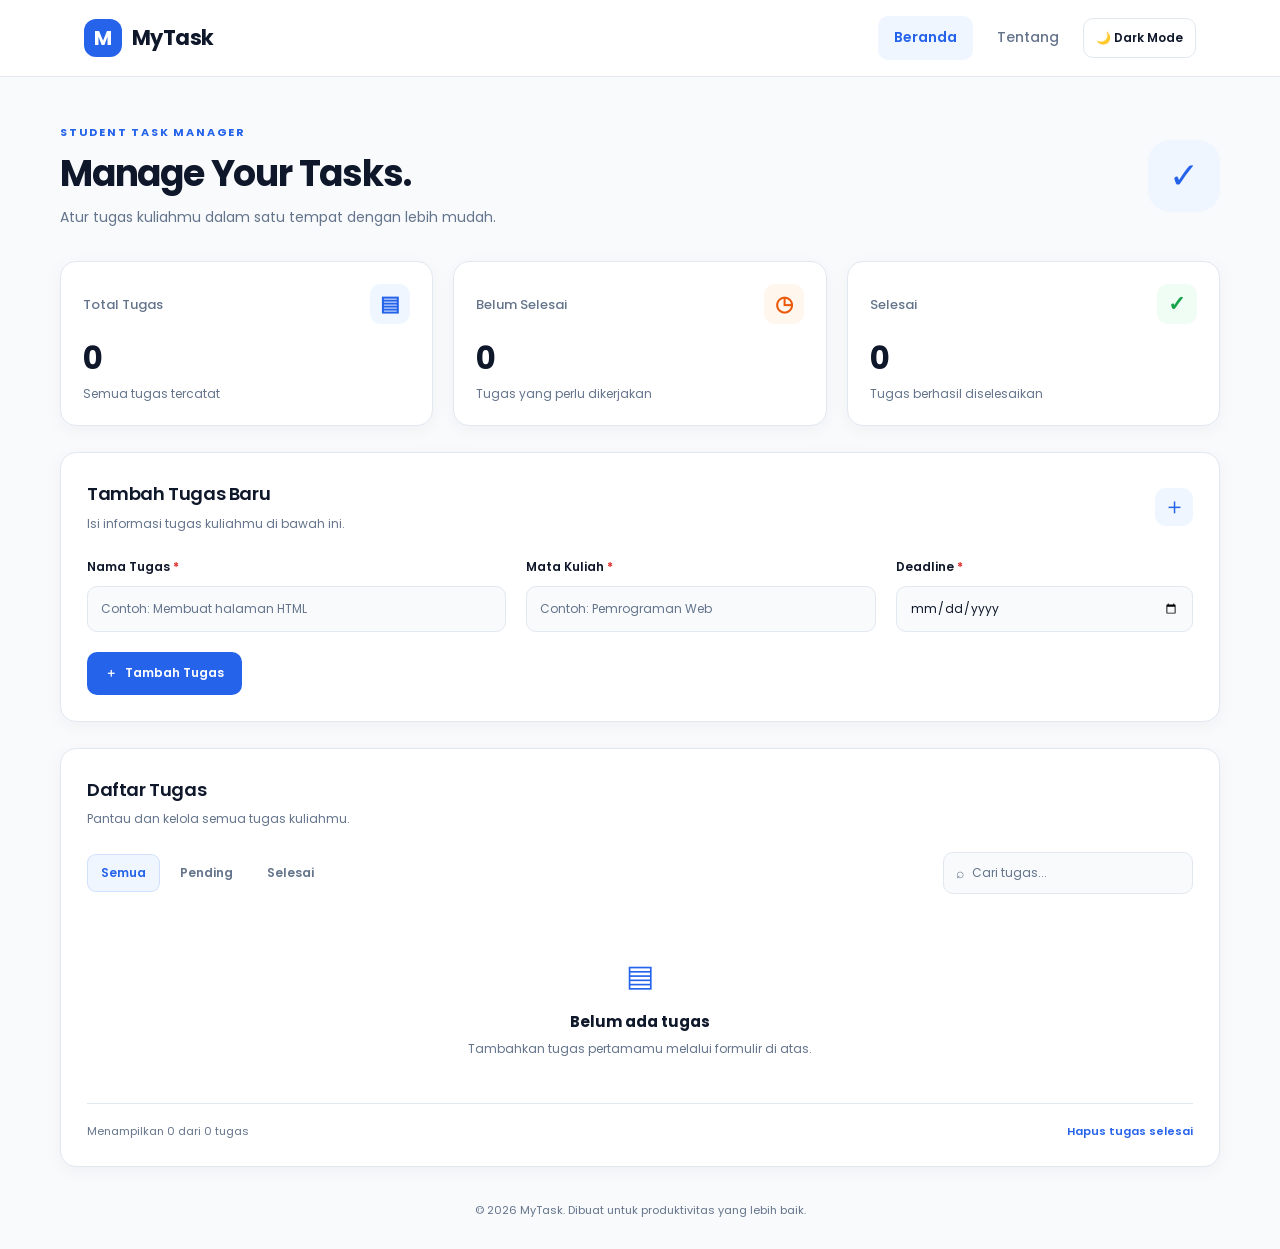
<file: index.html>
<!DOCTYPE html>
<html lang="id">

<head>
  <meta charset="UTF-8">
  <meta name="viewport" content="width=device-width, initial-scale=1.0">
  <meta name="description" content="MyTask adalah aplikasi sederhana untuk mengatur tugas kuliah mahasiswa.">
  <meta name="theme-color" content="#f8fafc">
  <title>MyTask — Student Task Manager</title>
  <link rel="preconnect" href="https://fonts.googleapis.com">
  <link rel="preconnect" href="https://fonts.gstatic.com" crossorigin>
  <link href="https://fonts.googleapis.com/css2?family=Poppins:wght@400;500;600;700&display=swap" rel="stylesheet">
  <link rel="stylesheet" href="dafo.css">
  <script src="1.js" defer></script>
</head>

<body>
  <nav class="navbar" aria-label="Navigasi utama">
    <div class="nav-container">
      <a href="index.html" class="brand" aria-label="MyTask Beranda"><span
          class="brand-icon">M</span><span>MyTask</span></a>
      <div class="nav-right">
        <div class="nav-links"><a href="index.html" class="nav-link active" aria-current="page">Beranda</a><a
            href="about.html" class="nav-link">Tentang</a></div>
        <button type="button" class="theme-toggle" id="theme-toggle" aria-label="Aktifkan dark mode">🌙 Dark
          Mode</button>
      </div>
    </div>
  </nav>

  <main class="container">
    <header class="page-header">
      <div>
        <p class="eyebrow">STUDENT TASK MANAGER</p>
        <h1>Manage Your Tasks.</h1>
        <p class="subtitle">Atur tugas kuliahmu dalam satu tempat dengan lebih mudah.</p>
      </div>
      <div class="header-decoration" aria-hidden="true">✓</div>
    </header>

    <section class="stats-grid" aria-label="Ringkasan tugas">
      <article class="stat-card">
        <div class="stat-top"><span class="stat-label">Total Tugas</span><span class="stat-icon blue-icon"
            aria-hidden="true">▤</span></div>
        <p class="stat-number" id="total-tasks">0</p>
        <p class="stat-description">Semua tugas tercatat</p>
      </article>
      <article class="stat-card">
        <div class="stat-top"><span class="stat-label">Belum Selesai</span><span class="stat-icon orange-icon"
            aria-hidden="true">◷</span></div>
        <p class="stat-number" id="pending-tasks">0</p>
        <p class="stat-description">Tugas yang perlu dikerjakan</p>
      </article>
      <article class="stat-card">
        <div class="stat-top"><span class="stat-label">Selesai</span><span class="stat-icon green-icon"
            aria-hidden="true">✓</span></div>
        <p class="stat-number" id="completed-tasks">0</p>
        <p class="stat-description">Tugas berhasil diselesaikan</p>
      </article>
    </section>

    <section class="panel form-panel" aria-labelledby="form-heading">
      <div class="section-heading">
        <div>
          <h2 id="form-heading">Tambah Tugas Baru</h2>
          <p>Isi informasi tugas kuliahmu di bawah ini.</p>
        </div><span class="heading-icon" aria-hidden="true">＋</span>
      </div>
      <form id="task-form">
        <input type="hidden" id="task-id">
        <div class="form-grid">
          <div class="form-group"><label for="task-title">Nama Tugas <span class="required">*</span></label><input
              type="text" id="task-title" placeholder="Contoh: Membuat halaman HTML" maxlength="100" required></div>
          <div class="form-group"><label for="task-course">Mata Kuliah <span class="required">*</span></label><input
              type="text" id="task-course" placeholder="Contoh: Pemrograman Web" maxlength="80" required></div>
          <div class="form-group"><label for="task-deadline">Deadline <span class="required">*</span></label><input
              type="date" id="task-deadline" required></div>
          <div class="form-actions"><button type="submit" class="btn btn-primary" id="submit-button"><span
                id="submit-icon" aria-hidden="true">＋</span><span id="submit-text">Tambah Tugas</span></button><button
              type="button" class="btn btn-secondary hidden" id="cancel-edit">Batal</button></div>
        </div>
      </form>
    </section>

    <section class="panel tasks-panel" aria-labelledby="tasks-heading">
      <div class="section-heading task-heading">
        <div>
          <h2 id="tasks-heading">Daftar Tugas</h2>
          <p>Pantau dan kelola semua tugas kuliahmu.</p>
        </div>
      </div>
      <div class="task-toolbar">
        <div class="filter-group" aria-label="Filter tugas"><button type="button" class="filter-btn active"
            data-filter="all" aria-pressed="true">Semua</button><button type="button" class="filter-btn"
            data-filter="pending" aria-pressed="false">Pending</button><button type="button" class="filter-btn"
            data-filter="completed" aria-pressed="false">Selesai</button></div><label class="search-box"><span
            aria-hidden="true">⌕</span><input type="search" id="search-task" placeholder="Cari tugas..."
            aria-label="Cari tugas"></label>
      </div>
      <div id="task-list" class="task-list" aria-live="polite"></div>
      <div id="empty-state" class="empty-state">
        <div class="empty-icon" aria-hidden="true">▤</div>
        <h3 id="empty-title">Belum ada tugas</h3>
        <p id="empty-description">Tambahkan tugas pertamamu melalui formulir di atas.</p>
      </div>
      <div class="task-footer"><span id="task-count-label">Menampilkan 0 tugas</span><button type="button"
          id="clear-completed" class="text-button">Hapus tugas selesai</button></div>
    </section>
    <footer class="footer">
      <p>© <span id="current-year">2026</span> MyTask. Dibuat untuk produktivitas yang lebih baik.</p>
    </footer>
  </main>

  <div id="toast" class="toast" role="status" aria-live="polite"></div>
  <dialog id="delete-dialog" class="confirm-dialog" aria-labelledby="delete-heading">
    <div class="dialog-content">
      <div class="dialog-icon" aria-hidden="true">!</div>
      <h2 id="delete-heading">Hapus tugas?</h2>
      <p id="delete-message">Tugas ini akan dihapus dari daftar.</p>
      <div class="dialog-actions"><button type="button" class="btn btn-secondary"
          id="cancel-delete">Batal</button><button type="button" class="btn btn-danger" id="confirm-delete">Ya,
          Hapus</button></div>
    </div>
  </dialog>
</body>

</html>
</file>
<file: dafo.css>
/* MyTask — stylesheet utama: layout, komponen, responsivitas, dan tema */
:root {
    color-scheme: light;
    --primary: #2563eb;
    --primary-dark: #1d4ed8;
    --primary-light: #eff6ff;
    --background: #f8fafc;
    --card: #fff;
    --text: #0f172a;
    --secondary: #64748b;
    --border: #e2e8f0;
    --success: #16a34a;
    --success-light: #f0fdf4;
    --warning: #ea580c;
    --warning-light: #fff7ed;
    --danger: #dc2626;
    --danger-light: #fef2f2;
    --shadow: 0 4px 18px rgba(15, 23, 42, .045);
    --radius: 16px
}

:root[data-theme="dark"] {
    color-scheme: dark;
    --primary: #82aaff;
    --primary-dark: #6694f5;
    --primary-light: #263958;
    --background: #0f172a;
    --card: #172236;
    --text: #e5edf8;
    --secondary: #a3b1c7;
    --border: #334155;
    --success: #4ade80;
    --success-light: #16352a;
    --warning: #fdba74;
    --warning-light: #3a2b1e;
    --danger: #f87171;
    --danger-light: #3c2028;
    --shadow: 0 4px 18px rgba(0, 0, 0, .12)
}

* {
    box-sizing: border-box;
    margin: 0;
    padding: 0
}

html {
    scroll-behavior: smooth
}

body {
    font-family: "Poppins", sans-serif;
    background: var(--background);
    color: var(--text);
    font-size: 14px;
    line-height: 1.65;
    min-height: 100vh;
    transition: background-color .2s, color .2s
}

button,
input {
    font: inherit
}

button,
a {
    -webkit-tap-highlight-color: transparent
}

button {
    cursor: pointer
}

a {
    color: inherit;
    text-decoration: none
}

button:focus-visible,
a:focus-visible,
input:focus-visible {
    outline: 3px solid color-mix(in srgb, var(--primary) 45%, transparent);
    outline-offset: 3px
}

.hidden {
    display: none !important
}

.navbar {
    background: var(--card);
    border-bottom: 1px solid var(--border);
    position: sticky;
    top: 0;
    z-index: 20
}

.nav-container {
    max-width: 1160px;
    min-height: 76px;
    padding: 12px 24px;
    margin: auto;
    display: flex;
    justify-content: space-between;
    align-items: center;
    gap: 24px
}

.brand {
    display: inline-flex;
    align-items: center;
    gap: 10px;
    font-size: 21px;
    font-weight: 700;
    letter-spacing: -.6px
}

.brand-icon,
.about-logo {
    display: grid;
    place-items: center;
    color: #fff;
    background: var(--primary);
    border-radius: 12px;
    font-weight: 700
}

.brand-icon {
    width: 38px;
    height: 38px;
    font-size: 20px
}

.nav-right,
.nav-links {
    display: flex;
    align-items: center;
    gap: 8px
}

.nav-link {
    color: var(--secondary);
    font-weight: 500;
    padding: 10px 16px;
    border-radius: 10px;
    transition: background .2s, color .2s
}

.nav-link:hover {
    background: var(--background);
    color: var(--primary)
}

.nav-link.active {
    background: var(--primary-light);
    color: var(--primary);
    font-weight: 600
}

.theme-toggle {
    border: 1px solid var(--border);
    border-radius: 10px;
    padding: 9px 12px;
    background: var(--card);
    color: var(--text);
    font-size: 12px;
    font-weight: 600;
    white-space: nowrap;
    transition: background .2s, border-color .2s
}

.theme-toggle:hover {
    background: var(--primary-light)
}

.container {
    width: min(100% - 48px, 1160px);
    margin: 0 auto
}

.page-header {
    display: flex;
    justify-content: space-between;
    align-items: center;
    gap: 24px;
    padding: 46px 0 32px
}

.eyebrow {
    color: var(--primary);
    font-size: 11px;
    font-weight: 700;
    letter-spacing: 1.8px;
    margin-bottom: 10px
}

.page-header h1,
.about-hero h1 {
    font-size: clamp(27px, 4vw, 36px);
    line-height: 1.25;
    letter-spacing: -1.2px;
    font-weight: 700
}

.subtitle {
    margin-top: 10px;
    color: var(--secondary);
    font-size: 14px
}

.header-decoration {
    width: 72px;
    height: 72px;
    flex-shrink: 0;
    display: grid;
    place-items: center;
    border-radius: 22px;
    color: var(--primary);
    background: var(--primary-light);
    font-size: 36px;
    font-weight: 500
}

.stats-grid {
    display: grid;
    grid-template-columns: repeat(3, minmax(0, 1fr));
    gap: 20px;
    margin-bottom: 26px
}

.stat-card,
.panel {
    background: var(--card);
    border: 1px solid var(--border);
    border-radius: var(--radius);
    box-shadow: var(--shadow)
}

.stat-card {
    padding: 22px
}

.stat-top {
    display: flex;
    justify-content: space-between;
    align-items: center;
    gap: 12px
}

.stat-label {
    color: var(--secondary);
    font-weight: 500;
    font-size: 13px
}

.stat-icon,
.about-card-icon {
    display: grid;
    place-items: center;
    border-radius: 11px;
    font-weight: 700
}

.stat-icon {
    width: 40px;
    height: 40px;
    font-size: 21px
}

.blue-icon {
    color: var(--primary);
    background: var(--primary-light)
}

.orange-icon {
    color: var(--warning);
    background: var(--warning-light)
}

.green-icon {
    color: var(--success);
    background: var(--success-light)
}

.stat-number {
    margin-top: 14px;
    font-size: 31px;
    line-height: 1.3;
    font-weight: 700;
    letter-spacing: -1px
}

.stat-description {
    color: var(--secondary);
    font-size: 12px;
    margin-top: 5px
}

.panel {
    padding: 26px;
    margin-bottom: 26px
}

.section-heading {
    display: flex;
    justify-content: space-between;
    align-items: center;
    gap: 16px;
    margin-bottom: 23px
}

.section-heading h2 {
    font-size: 18px;
    letter-spacing: -.4px;
    font-weight: 600
}

.section-heading p {
    color: var(--secondary);
    font-size: 12px;
    margin-top: 5px
}

.heading-icon {
    display: grid;
    place-items: center;
    width: 38px;
    height: 38px;
    border-radius: 11px;
    background: var(--primary-light);
    color: var(--primary);
    font-size: 23px
}

.form-grid {
    display: grid;
    grid-template-columns: 1.2fr 1fr .85fr;
    gap: 20px;
    align-items: end
}

.form-group {
    display: flex;
    flex-direction: column;
    gap: 9px;
    min-width: 0
}

.form-group label {
    font-size: 12px;
    font-weight: 600
}

.required {
    color: var(--danger)
}

.form-group input,
.search-box input {
    width: 100%;
    min-width: 0;
    border: 1px solid var(--border);
    border-radius: 10px;
    background: var(--background);
    color: var(--text);
    transition: border-color .2s, box-shadow .2s
}

.form-group input {
    height: 46px;
    padding: 0 13px;
    font-size: 12px
}

.form-group input::placeholder,
.search-box input::placeholder {
    color: var(--secondary)
}

.form-group input:focus,
.search-box input:focus {
    outline: none;
    border-color: var(--primary);
    box-shadow: 0 0 0 3px color-mix(in srgb, var(--primary) 16%, transparent)
}

.form-actions {
    display: flex;
    align-items: center;
    gap: 8px;
    grid-column: 1/-1
}

.btn {
    display: inline-flex;
    align-items: center;
    justify-content: center;
    gap: 8px;
    border: 1px solid transparent;
    border-radius: 10px;
    min-height: 43px;
    padding: 10px 17px;
    font-size: 12px;
    font-weight: 600;
    transition: background .2s, transform .2s
}

.btn:active {
    transform: scale(.98)
}

.btn-primary {
    background: #2563eb;
    color: #fff
}

.btn-primary:hover {
    background: #1d4ed8
}

.btn-secondary {
    color: var(--text);
    background: var(--card);
    border-color: var(--border)
}

.btn-secondary:hover {
    background: var(--background)
}

.btn-danger {
    color: #fff;
    background: #dc2626
}

.btn-danger:hover {
    background: #b91c1c
}

.task-toolbar {
    display: flex;
    justify-content: space-between;
    align-items: center;
    gap: 18px;
    margin-bottom: 22px
}

.filter-group {
    display: flex;
    gap: 6px;
    flex-wrap: wrap
}

.filter-btn {
    border: 1px solid transparent;
    background: transparent;
    color: var(--secondary);
    padding: 8px 13px;
    border-radius: 9px;
    font-size: 12px;
    font-weight: 600
}

.filter-btn:hover {
    background: var(--background)
}

.filter-btn.active {
    color: var(--primary);
    background: var(--primary-light);
    border-color: color-mix(in srgb, var(--primary) 15%, transparent)
}

.search-box {
    display: flex;
    align-items: center;
    gap: 8px;
    width: min(100%, 250px);
    border: 1px solid var(--border);
    border-radius: 10px;
    padding: 0 12px;
    color: var(--secondary);
    background: var(--background)
}

.search-box input {
    height: 40px;
    border: 0;
    background: transparent;
    outline: none !important;
    box-shadow: none !important;
    padding: 0;
    font-size: 12px
}

.task-list {
    display: grid;
    gap: 12px
}

.task-item {
    display: flex;
    align-items: flex-start;
    gap: 14px;
    padding: 17px;
    border: 1px solid var(--border);
    border-radius: 12px;
    background: var(--card)
}

.task-check {
    width: 20px;
    height: 20px;
    margin-top: 3px;
    accent-color: var(--primary);
    flex-shrink: 0
}

.task-main {
    flex: 1;
    min-width: 0
}

.task-title {
    font-size: 14px;
    font-weight: 600;
    overflow-wrap: anywhere
}

.task-item.completed .task-title {
    text-decoration: line-through;
    color: var(--secondary)
}

.task-meta {
    display: flex;
    gap: 10px;
    flex-wrap: wrap;
    color: var(--secondary);
    font-size: 11px;
    margin-top: 5px
}

.deadline-overdue {
    color: var(--danger);
    font-weight: 600
}

.task-actions {
    display: flex;
    gap: 6px;
    flex-shrink: 0
}

.icon-button {
    border: 1px solid var(--border);
    background: var(--card);
    color: var(--secondary);
    border-radius: 8px;
    padding: 6px 9px;
    font-size: 11px
}

.icon-button:hover {
    background: var(--primary-light);
    color: var(--primary)
}

.icon-button.delete:hover {
    background: var(--danger-light);
    color: var(--danger)
}

.empty-state {
    text-align: center;
    padding: 36px 16px;
    color: var(--secondary)
}

.empty-icon {
    font-size: 30px;
    margin-bottom: 8px;
    color: var(--primary)
}

.empty-state h3 {
    font-size: 15px;
    color: var(--text);
    margin-bottom: 5px
}

.empty-state p {
    font-size: 12px
}

.task-footer {
    display: flex;
    justify-content: space-between;
    align-items: center;
    gap: 12px;
    padding-top: 18px;
    margin-top: 8px;
    border-top: 1px solid var(--border);
    color: var(--secondary);
    font-size: 11px
}

.text-button {
    border: 0;
    background: transparent;
    color: var(--primary);
    font-size: 11px;
    font-weight: 600
}

.text-button:hover {
    text-decoration: underline
}

.footer {
    text-align: center;
    color: var(--secondary);
    font-size: 11px;
    padding: 8px 0 30px
}

.toast {
    position: fixed;
    right: 24px;
    bottom: 24px;
    max-width: min(360px, calc(100% - 32px));
    padding: 13px 18px;
    border-radius: 12px;
    background: #172236;
    color: #fff;
    box-shadow: 0 8px 30px #0002;
    z-index: 100;
    opacity: 0;
    transform: translateY(12px);
    pointer-events: none;
    transition: opacity .2s, transform .2s
}

.toast.show {
    opacity: 1;
    transform: translateY(0)
}

.confirm-dialog {
    width: min(420px, calc(100% - 32px));
    margin: auto;
    border: 1px solid var(--border);
    border-radius: 18px;
    padding: 0;
    background: var(--card);
    color: var(--text);
    box-shadow: 0 24px 80px #0004
}

.confirm-dialog::backdrop {
    background: #0f172a99;
    backdrop-filter: blur(3px)
}

.dialog-content {
    text-align: center;
    padding: 28px
}

.dialog-icon {
    display: grid;
    place-items: center;
    width: 44px;
    height: 44px;
    margin: 0 auto 14px;
    border-radius: 50%;
    background: var(--danger-light);
    color: var(--danger);
    font-weight: 700;
    font-size: 20px
}

.dialog-content h2 {
    font-size: 18px
}

.dialog-content p {
    font-size: 12px;
    color: var(--secondary);
    margin: 8px 0 22px
}

.dialog-actions {
    display: flex;
    justify-content: center;
    gap: 10px
}

/* Halaman Tentang */
.about-container {
    padding-top: 36px
}

.about-hero {
    text-align: center;
    padding: 30px 0 42px;
    max-width: 720px;
    margin: auto
}

.about-logo {
    width: 62px;
    height: 62px;
    margin: 0 auto 20px;
    font-size: 30px;
    border-radius: 18px
}

.about-hero .eyebrow {
    margin-bottom: 8px
}

.about-lead {
    max-width: 610px;
    margin: 14px auto 22px;
    color: var(--secondary);
    font-size: 14px
}

.about-grid {
    display: grid;
    grid-template-columns: repeat(2, minmax(0, 1fr));
    gap: 22px
}

.about-card {
    margin: 0;
    padding: 24px
}

.about-card-icon {
    width: 42px;
    height: 42px;
    font-size: 22px;
    margin-bottom: 15px
}

.about-card h2 {
    font-size: 17px;
    margin-bottom: 9px
}

.about-card p,
.technology-card p,
.feature-item p,
.project-note>p:last-child {
    font-size: 12px;
    color: var(--secondary)
}

.feature-panel,
.technology-panel {
    margin-top: 24px
}

.feature-list {
    display: grid;
    grid-template-columns: repeat(2, minmax(0, 1fr));
    gap: 22px
}

.feature-item {
    display: flex;
    gap: 12px;
    align-items: flex-start
}

.feature-check {
    display: grid;
    place-items: center;
    flex-shrink: 0;
    width: 26px;
    height: 26px;
    border-radius: 8px;
    background: var(--success-light);
    color: var(--success);
    font-weight: 700
}

.feature-item h3,
.technology-card h3 {
    font-size: 13px;
    margin-bottom: 4px
}

.technology-grid {
    display: grid;
    grid-template-columns: repeat(3, minmax(0, 1fr));
    gap: 16px
}

.technology-card {
    padding: 18px;
    border: 1px solid var(--border);
    border-radius: 12px;
    background: var(--background)
}

.tech-badge {
    display: inline-block;
    padding: 4px 8px;
    border-radius: 6px;
    font-size: 10px;
    font-weight: 700;
    margin-bottom: 12px
}

.html-badge {
    background: #ffede5;
    color: #c2410c
}

.css-badge {
    background: #e6f0ff;
    color: #1d4ed8
}

.js-badge {
    background: #fff5cc;
    color: #854d0e
}

.project-note {
    text-align: center;
    padding: 30px 20px 40px;
    max-width: 680px;
    margin: auto
}

.project-note h2 {
    font-size: 22px;
    margin-bottom: 10px
}

.project-note>p:last-child {
    max-width: 600px;
    margin: auto
}

@media(max-width:760px) {
    .nav-container {
        align-items: flex-start;
        flex-wrap: wrap;
        gap: 12px
    }

    .nav-right {
        width: 100%;
        justify-content: space-between
    }

    .nav-links {
        gap: 2px
    }

    .nav-link {
        padding: 8px 12px
    }

    .page-header {
        padding-top: 32px
    }

    .stats-grid {
        gap: 12px
    }

    .stat-card {
        padding: 16px
    }

    .form-grid {
        grid-template-columns: 1fr 1fr
    }

    .form-group:nth-child(3) {
        grid-column: 1/-1
    }

    .feature-list {
        grid-template-columns: 1fr
    }

    .technology-grid {
        grid-template-columns: 1fr
    }

    .technology-card {
        padding: 15px
    }
}

@media(max-width:520px) {
    .container {
        width: min(100% - 28px, 1160px)
    }

    .nav-container {
        padding: 12px 14px
    }

    .brand {
        font-size: 18px
    }

    .brand-icon {
        width: 34px;
        height: 34px
    }

    .theme-toggle {
        font-size: 11px;
        padding: 8px
    }

    .stats-grid {
        grid-template-columns: 1fr;
        gap: 10px
    }

    .stat-card {
        padding: 15px
    }

    .stat-number {
        margin-top: 7px;
        font-size: 26px
    }

    .stat-top {
        align-items: center
    }

    .page-header {
        gap: 12px
    }

    .header-decoration {
        width: 52px;
        height: 52px;
        border-radius: 15px;
        font-size: 26px
    }

    .panel {
        padding: 18px;
        margin-bottom: 18px
    }

    .form-grid {
        grid-template-columns: 1fr;
        gap: 15px
    }

    .form-group:nth-child(3) {
        grid-column: auto
    }

    .task-toolbar {
        align-items: stretch;
        flex-direction: column
    }

    .search-box {
        width: 100%
    }

    .task-item {
        gap: 9px;
        padding: 12px
    }

    .task-actions {
        flex-direction: column
    }

    .task-footer {
        align-items: flex-start;
        flex-direction: column
    }

    .about-grid {
        grid-template-columns: 1fr
    }

    .about-container {
        padding-top: 20px
    }

    .about-hero {
        padding: 22px 0 28px
    }

    .dialog-actions {
        flex-wrap: wrap
    }
}

@media(prefers-reduced-motion:reduce) {

    *,
    *::before,
    *::after {
        scroll-behavior: auto !important;
        transition: none !important;
        animation: none !important
    }
}

/* Tim Pengembang MyTask */
.developer-card {
  text-align: center;
  padding: 28px 20px;
}

.developer-photo {
  width: 224px;
  height: 224px;
  object-fit: cover;
  border-radius: 1cm;
  border: 3px solid #334155;
  margin: 0 auto 18px;
  display: block;
}

.developer-card h3 {
  margin-bottom: 8px;
}

.developer-card p {
  margin: 0;
  color: #94a3b8;
  line-height: 1.6;
}
</file>
